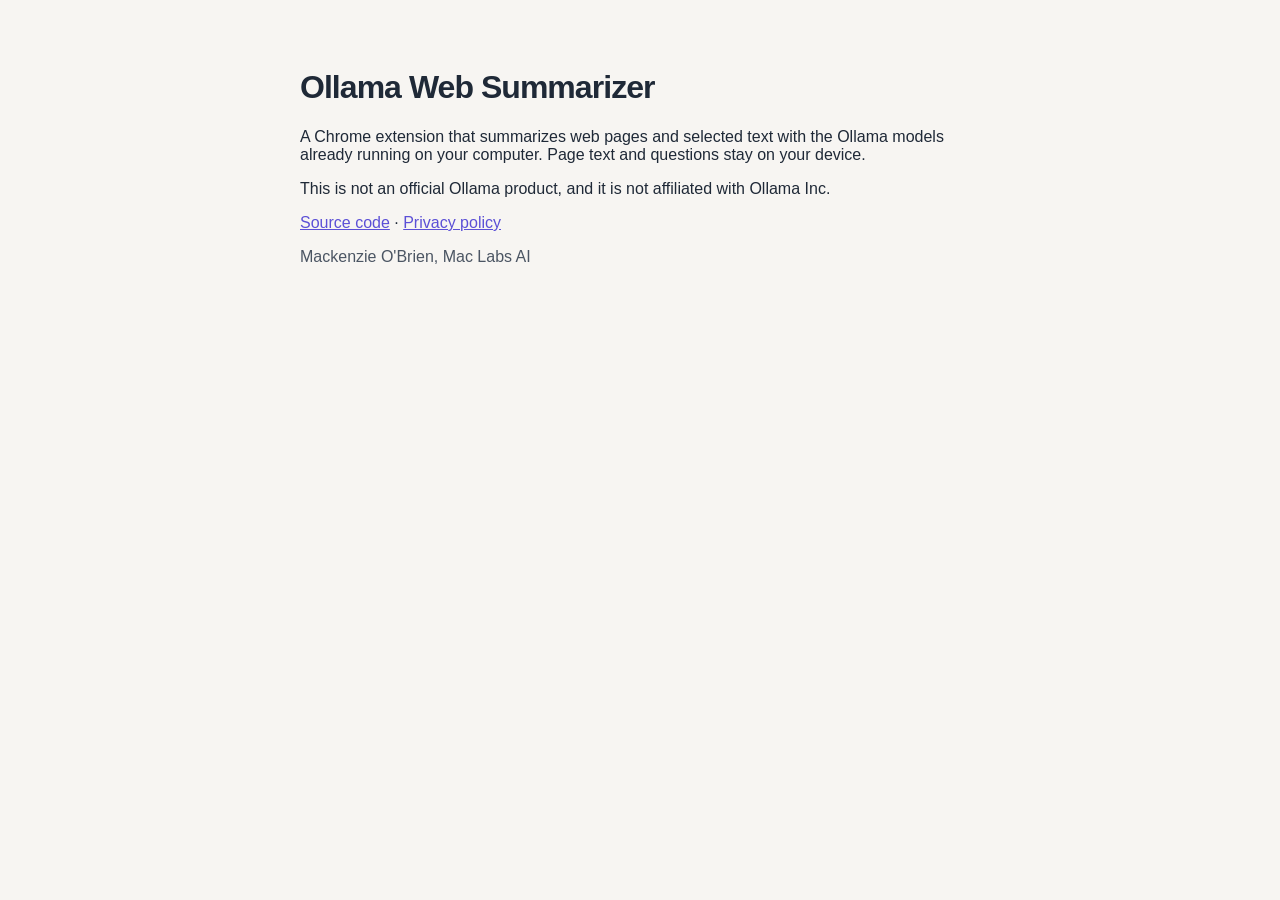
<file: docs/index.html>
<!DOCTYPE html>
<html lang="en">
<head>
  <meta charset="UTF-8">
  <meta name="viewport" content="width=device-width, initial-scale=1">
  <title>Ollama Web Summarizer</title>
  <style>
    body { margin: 0; font-family: "Helvetica Neue", Helvetica, Arial, sans-serif; background: #f7f5f2; color: #1f2937; }
    main { max-width: 680px; margin: 0 auto; padding: 48px 24px 80px; }
    h1 { font-size: 2rem; letter-spacing: -0.03em; }
    a { color: #5b4fd6; }
    .muted { color: #4b5563; }
  </style>
</head>
<body>
  <main>
    <h1>Ollama Web Summarizer</h1>
    <p>A Chrome extension that summarizes web pages and selected text with the Ollama models already running on your computer. Page text and questions stay on your device.</p>
    <p>This is not an official Ollama product, and it is not affiliated with Ollama Inc.</p>
    <p>
      <a href="https://github.com/mso-docs/Ollama-Web-Summarizer">Source code</a>
      ·
      <a href="privacy.html">Privacy policy</a>
    </p>
    <p class="muted">Mackenzie O'Brien, Mac Labs AI</p>
  </main>
</body>
</html>
</file>
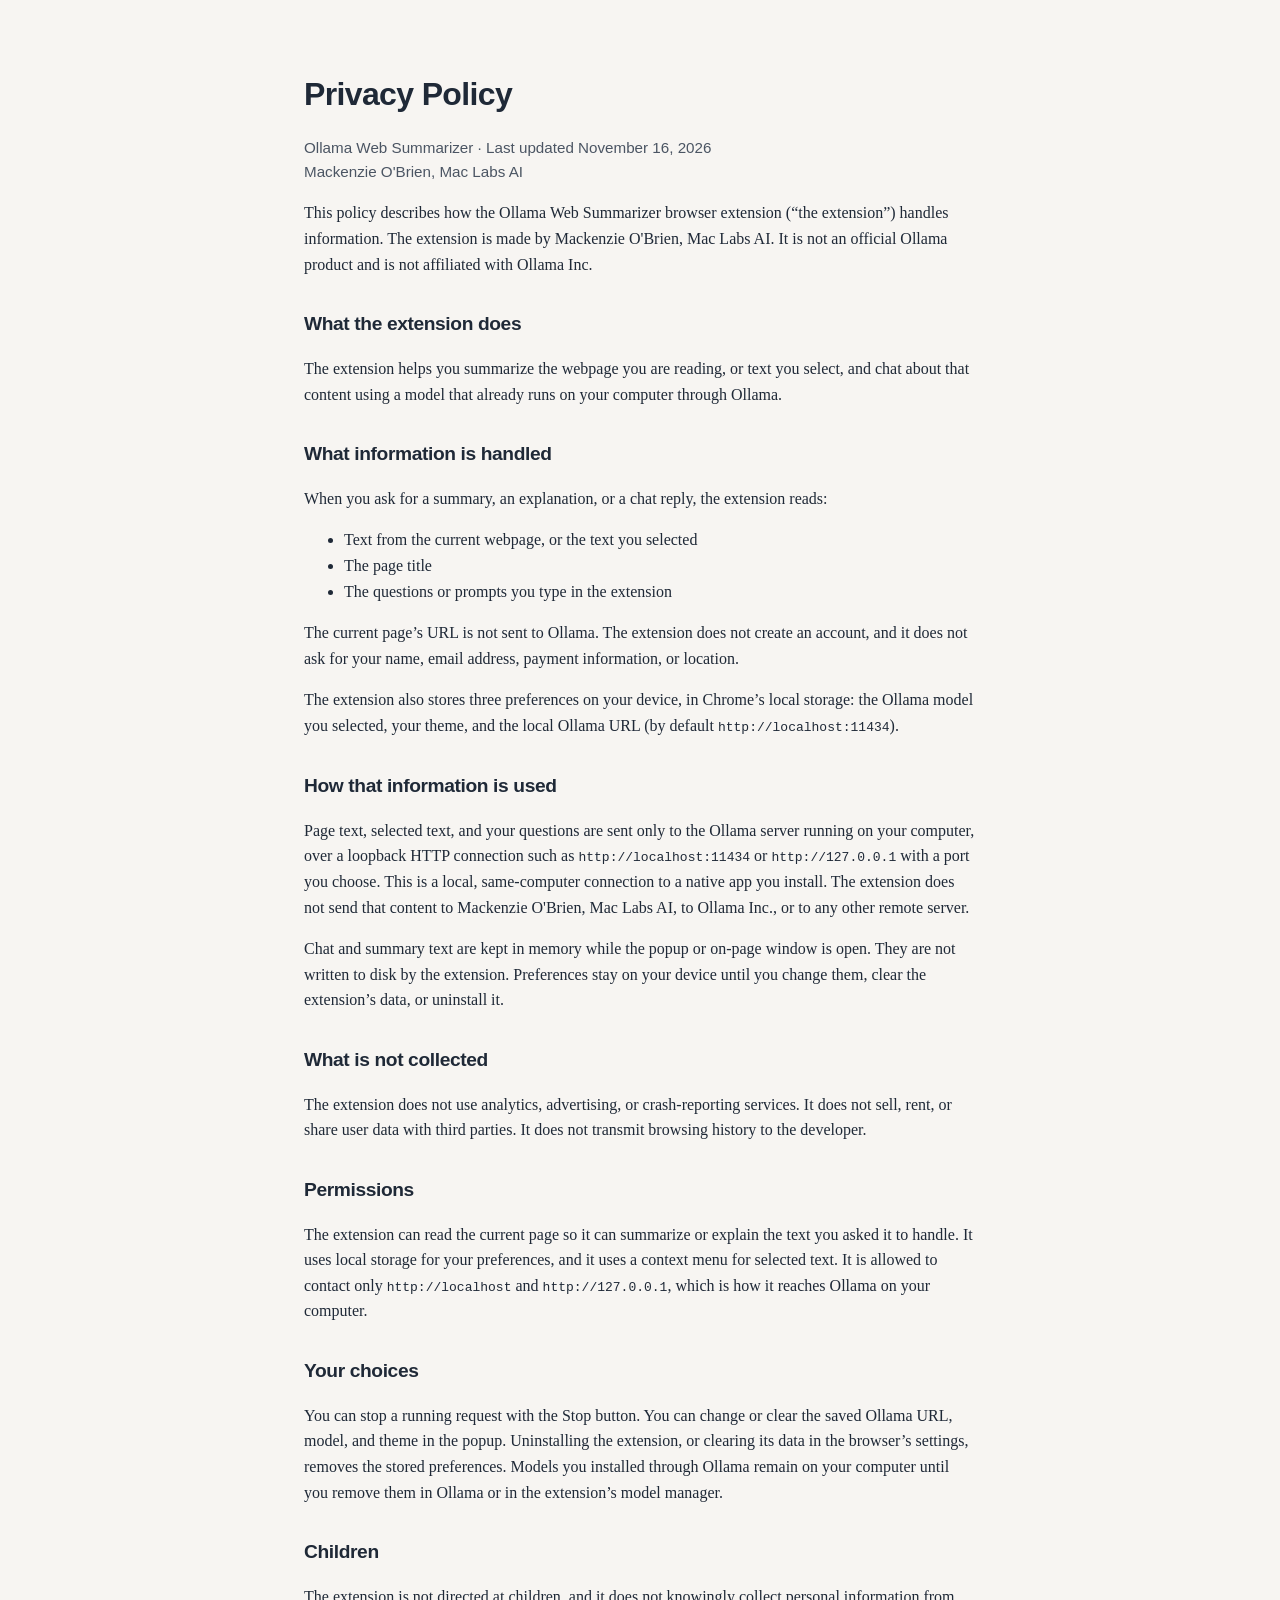
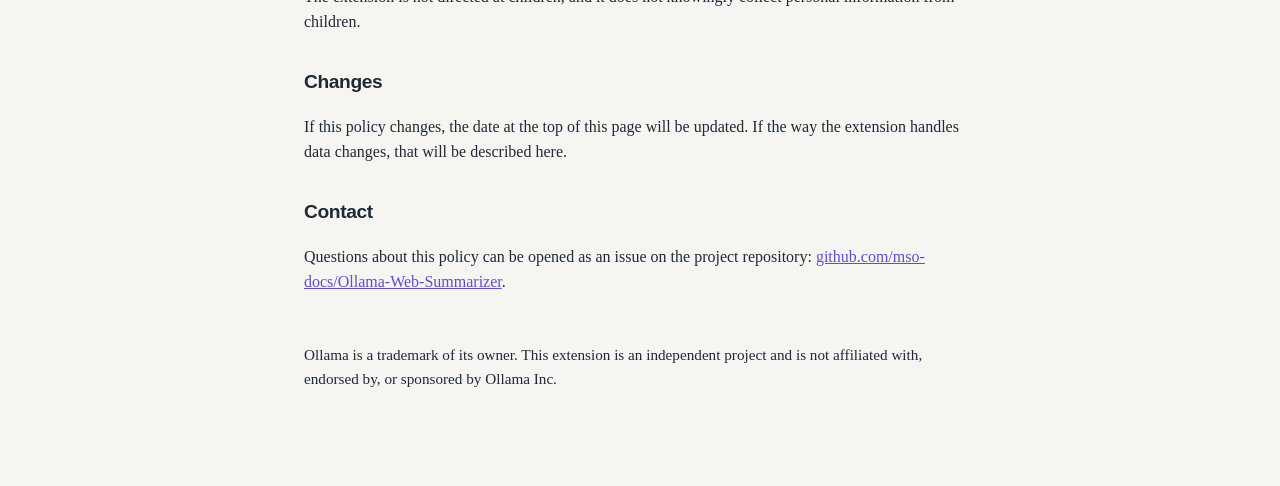
<file: docs/privacy.html>
<!DOCTYPE html>
<html lang="en">
<head>
  <meta charset="UTF-8">
  <meta name="viewport" content="width=device-width, initial-scale=1">
  <title>Privacy Policy — Ollama Web Summarizer</title>
  <style>
    :root { --text: #1f2937; --muted: #4b5563; --bg: #f7f5f2; --card: #fff; --accent: #5b4fd6; }
    * { box-sizing: border-box; }
    body {
      margin: 0;
      font-family: Georgia, "Times New Roman", serif;
      background: var(--bg);
      color: var(--text);
      line-height: 1.6;
    }
    main {
      max-width: 720px;
      margin: 0 auto;
      padding: 48px 24px 80px;
    }
    h1, h2 { font-family: "Helvetica Neue", Helvetica, Arial, sans-serif; letter-spacing: -0.02em; }
    h1 { font-size: 2rem; margin-bottom: 0.3rem; }
    h2 { font-size: 1.2rem; margin-top: 2rem; }
    p, li { color: var(--text); }
    .meta { color: var(--muted); font-family: "Helvetica Neue", Helvetica, Arial, sans-serif; font-size: 0.95rem; }
    a { color: var(--accent); }
    footer { margin-top: 3rem; color: var(--muted); font-size: 0.95rem; }
  </style>
</head>
<body>
  <main>
    <h1>Privacy Policy</h1>
    <p class="meta">Ollama Web Summarizer · Last updated November 16, 2026<br>
    Mackenzie O'Brien, Mac Labs AI</p>

    <p>This policy describes how the Ollama Web Summarizer browser extension (“the extension”) handles information. The extension is made by Mackenzie O'Brien, Mac Labs AI. It is not an official Ollama product and is not affiliated with Ollama Inc.</p>

    <h2>What the extension does</h2>
    <p>The extension helps you summarize the webpage you are reading, or text you select, and chat about that content using a model that already runs on your computer through Ollama.</p>

    <h2>What information is handled</h2>
    <p>When you ask for a summary, an explanation, or a chat reply, the extension reads:</p>
    <ul>
      <li>Text from the current webpage, or the text you selected</li>
      <li>The page title</li>
      <li>The questions or prompts you type in the extension</li>
    </ul>
    <p>The current page’s URL is not sent to Ollama. The extension does not create an account, and it does not ask for your name, email address, payment information, or location.</p>
    <p>The extension also stores three preferences on your device, in Chrome’s local storage: the Ollama model you selected, your theme, and the local Ollama URL (by default <code>http://localhost:11434</code>).</p>

    <h2>How that information is used</h2>
    <p>Page text, selected text, and your questions are sent only to the Ollama server running on your computer, over a loopback HTTP connection such as <code>http://localhost:11434</code> or <code>http://127.0.0.1</code> with a port you choose. This is a local, same-computer connection to a native app you install. The extension does not send that content to Mackenzie O'Brien, Mac Labs AI, to Ollama Inc., or to any other remote server.</p>
    <p>Chat and summary text are kept in memory while the popup or on-page window is open. They are not written to disk by the extension. Preferences stay on your device until you change them, clear the extension’s data, or uninstall it.</p>

    <h2>What is not collected</h2>
    <p>The extension does not use analytics, advertising, or crash-reporting services. It does not sell, rent, or share user data with third parties. It does not transmit browsing history to the developer.</p>

    <h2>Permissions</h2>
    <p>The extension can read the current page so it can summarize or explain the text you asked it to handle. It uses local storage for your preferences, and it uses a context menu for selected text. It is allowed to contact only <code>http://localhost</code> and <code>http://127.0.0.1</code>, which is how it reaches Ollama on your computer.</p>

    <h2>Your choices</h2>
    <p>You can stop a running request with the Stop button. You can change or clear the saved Ollama URL, model, and theme in the popup. Uninstalling the extension, or clearing its data in the browser’s settings, removes the stored preferences. Models you installed through Ollama remain on your computer until you remove them in Ollama or in the extension’s model manager.</p>

    <h2>Children</h2>
    <p>The extension is not directed at children, and it does not knowingly collect personal information from children.</p>

    <h2>Changes</h2>
    <p>If this policy changes, the date at the top of this page will be updated. If the way the extension handles data changes, that will be described here.</p>

    <h2>Contact</h2>
    <p>Questions about this policy can be opened as an issue on the project repository: <a href="https://github.com/mso-docs/Ollama-Web-Summarizer">github.com/mso-docs/Ollama-Web-Summarizer</a>.</p>

    <footer>
      <p>Ollama is a trademark of its owner. This extension is an independent project and is not affiliated with, endorsed by, or sponsored by Ollama Inc.</p>
    </footer>
  </main>
</body>
</html>
</file>
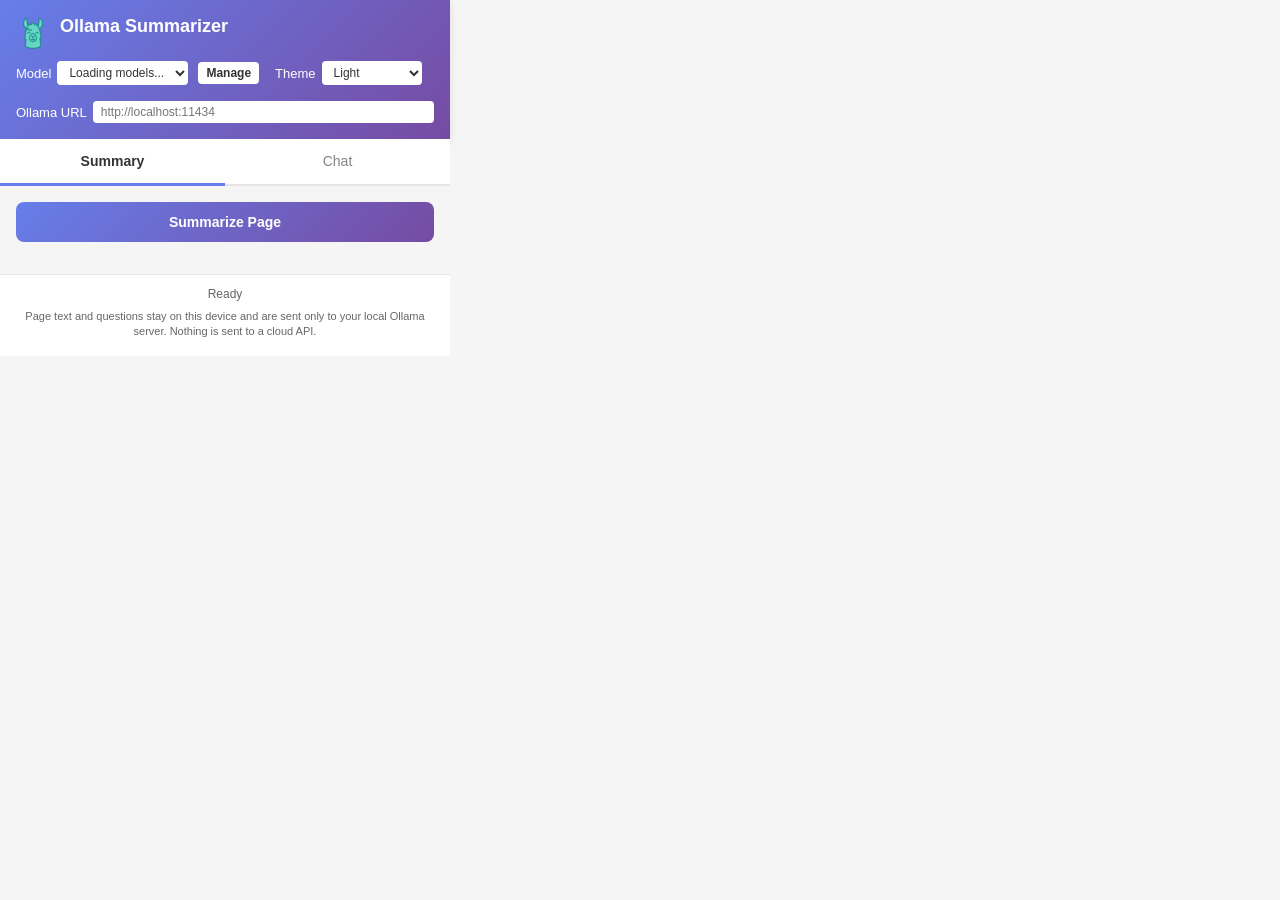
<file: src/popup.html>
<!DOCTYPE html>
<html lang="en">
<head>
  <meta charset="UTF-8">
  <meta name="viewport" content="width=device-width, initial-scale=1.0">
  <title>Ollama Web Summarizer</title>
  <link rel="stylesheet" href="popup.css">
</head>
<body>
  <div class="container">
    <header>
      <div class="header-content">
        <img src="../icons/llama-chat.png" alt="" class="header-icon" width="32" height="32">
        <h1>Ollama Summarizer</h1>
      </div>
      <div class="settings">
        <div class="setting-group">
          <label for="modelSelect">Model</label>
          <select id="modelSelect" aria-label="Ollama model">
            <option value="">Loading models...</option>
          </select>
          <button id="manageModelsBtn" class="manage-models-btn" type="button" title="Manage models" aria-haspopup="dialog" aria-controls="modelManagerModal">Manage</button>
        </div>
        <div class="setting-group">
          <label for="themeSelect">Theme</label>
          <select id="themeSelect" aria-label="Color theme">
            <option value="light">Light</option>
            <option value="dark">Dark</option>
            <option value="purple-light">Purple</option>
            <option value="purple-dark">Purple Dark</option>
            <option value="blue-light">Blue</option>
            <option value="blue-dark">Blue Dark</option>
            <option value="green-light">Green</option>
            <option value="green-dark">Green Dark</option>
            <option value="teal-light">Teal</option>
            <option value="teal-dark">Teal Dark</option>
            <option value="red-light">Red</option>
            <option value="red-dark">Red Dark</option>
          </select>
        </div>
        <div class="setting-group url-group">
          <label for="ollamaUrlInput">Ollama URL</label>
          <input id="ollamaUrlInput" type="text" spellcheck="false" autocomplete="off" inputmode="url" placeholder="http://localhost:11434">
        </div>
      </div>
    </header>

    <main>
      <div class="tabs" role="tablist" aria-label="Summarizer views">
        <button class="tab-btn active" data-tab="summary" type="button" role="tab" aria-selected="true" aria-controls="summaryTab" id="tab-summary">Summary</button>
        <button class="tab-btn" data-tab="chat" type="button" role="tab" aria-selected="false" aria-controls="chatTab" id="tab-chat">Chat</button>
      </div>

      <div class="tab-content active" id="summaryTab" role="tabpanel" aria-labelledby="tab-summary">
        <div class="action-section">
          <button id="summarizeBtn" class="primary-btn" type="button">Summarize Page</button>
          <button id="cancelSummaryBtn" class="secondary-btn hidden" type="button">Stop</button>
        </div>

        <div id="summarySection" class="hidden">
          <div id="summaryContent" class="content-box" aria-live="polite"></div>
        </div>

        <div id="loadingIndicator" class="loading hidden" role="status">
          <div class="spinner" aria-hidden="true"></div>
          <span>I'm thinking...</span>
        </div>

        <div id="errorMessage" class="error hidden" role="alert"></div>
      </div>

      <div class="tab-content" id="chatTab" role="tabpanel" aria-labelledby="tab-chat">
        <div id="chatSection">
          <div id="chatMessages" class="chat-messages" aria-live="polite">
            <div class="chat-welcome">
              <div class="chat-welcome-icon" aria-hidden="true">💬</div>
              <h3>Chat with your local model</h3>
              <p>Ask questions about this page. Your questions stay on this device.</p>
            </div>
          </div>
          <div class="chat-input-container">
            <label for="chatInput" class="sr-only">Message</label>
            <input type="text" id="chatInput" placeholder="Ask anything about this page..." />
            <button id="sendBtn" class="send-btn" type="button">Send</button>
            <button id="cancelChatBtn" class="secondary-btn hidden" type="button">Stop</button>
          </div>
        </div>

        <div id="chatLoadingIndicator" class="loading hidden" role="status">
          <div class="spinner" aria-hidden="true"></div>
          <span>I'm thinking...</span>
        </div>

        <div id="chatErrorMessage" class="error hidden" role="alert"></div>
      </div>
    </main>

    <footer>
      <p class="status" id="statusText" role="status">Ready</p>
      <p class="privacy-note">Page text and questions stay on this device and are sent only to your local Ollama server. Nothing is sent to a cloud API.</p>
    </footer>
  </div>

  <div id="modelManagerModal" class="modal hidden" role="dialog" aria-modal="true" aria-labelledby="modelManagerTitle">
    <div class="modal-content">
      <div class="modal-header">
        <h2 id="modelManagerTitle">Model Manager</h2>
        <button id="closeModalBtn" class="close-btn" type="button" aria-label="Close model manager">×</button>
      </div>
      <div class="modal-body">
        <div class="installed-models-section">
          <h3>Installed Models</h3>
          <div id="installedModelsList" class="models-list">
            <div class="loading-models">Loading...</div>
          </div>
        </div>

        <div class="available-models-section">
          <h3>Popular Models</h3>
          <p class="section-desc">Click to install a model on this computer.</p>
          <div class="models-grid">
            <div class="model-card" data-model="llama3.2">
              <div class="model-info">
                <strong>Llama 3.2</strong>
                <span class="model-size">2GB</span>
              </div>
              <p>Fast, lightweight, great for most tasks</p>
              <button class="install-btn" type="button">Install</button>
              <div class="progress-bar hidden">
                <div class="progress-fill"></div>
                <span class="progress-text">0%</span>
              </div>
            </div>
            <div class="model-card" data-model="llama3.2:1b">
              <div class="model-info">
                <strong>Llama 3.2 (1B)</strong>
                <span class="model-size">1.3GB</span>
              </div>
              <p>Ultra-fast, smallest model</p>
              <button class="install-btn" type="button">Install</button>
              <div class="progress-bar hidden">
                <div class="progress-fill"></div>
                <span class="progress-text">0%</span>
              </div>
            </div>
            <div class="model-card" data-model="qwen2.5:3b">
              <div class="model-info">
                <strong>Qwen 2.5 (3B)</strong>
                <span class="model-size">2GB</span>
              </div>
              <p>Fast and accurate</p>
              <button class="install-btn" type="button">Install</button>
              <div class="progress-bar hidden">
                <div class="progress-fill"></div>
                <span class="progress-text">0%</span>
              </div>
            </div>
            <div class="model-card" data-model="phi3.5">
              <div class="model-info">
                <strong>Phi 3.5</strong>
                <span class="model-size">2.2GB</span>
              </div>
              <p>Microsoft model, very capable</p>
              <button class="install-btn" type="button">Install</button>
              <div class="progress-bar hidden">
                <div class="progress-fill"></div>
                <span class="progress-text">0%</span>
              </div>
            </div>
            <div class="model-card" data-model="mistral">
              <div class="model-info">
                <strong>Mistral</strong>
                <span class="model-size">4.1GB</span>
              </div>
              <p>Balanced performance and quality</p>
              <button class="install-btn" type="button">Install</button>
              <div class="progress-bar hidden">
                <div class="progress-fill"></div>
                <span class="progress-text">0%</span>
              </div>
            </div>
            <div class="model-card" data-model="gemma2:2b">
              <div class="model-info">
                <strong>Gemma 2 (2B)</strong>
                <span class="model-size">1.6GB</span>
              </div>
              <p>Google model, compact and fast</p>
              <button class="install-btn" type="button">Install</button>
              <div class="progress-bar hidden">
                <div class="progress-fill"></div>
                <span class="progress-text">0%</span>
              </div>
            </div>
          </div>
        </div>

        <div class="custom-model-section">
          <h3>Install Custom Model</h3>
          <div class="custom-input-group">
            <label for="customModelInput" class="sr-only">Custom model name</label>
            <input type="text" id="customModelInput" placeholder="e.g., deepseek-r1:8b">
            <button id="installCustomBtn" class="install-btn" type="button">Install</button>
          </div>
          <div id="customProgressBar" class="progress-bar hidden">
            <div class="progress-fill"></div>
            <span class="progress-text">0%</span>
          </div>
        </div>
      </div>
    </div>
  </div>

  <script src="shared.js"></script>
  <script src="popup.js"></script>
</body>
</html>
</file>
<file: src/popup.css>
:root {
  --primary-color: #667eea;
  --secondary-color: #764ba2;
  --bg-color: #f5f5f5;
  --text-color: #333;
  --card-bg: white;
  --tab-bg: #e9d5ff;
}

* {
  margin: 0;
  padding: 0;
  box-sizing: border-box;
}

body {
  font-family: -apple-system, BlinkMacSystemFont, 'Segoe UI', Roboto, Oxygen, Ubuntu, Cantarell, sans-serif;
  background: var(--bg-color);
  color: var(--text-color);
  width: 450px;
  min-height: 500px;
  transition: background 0.3s, color 0.3s;
}

.container {
  display: flex;
  flex-direction: column;
  height: 100%;
}

header {
  background: linear-gradient(135deg, var(--primary-color) 0%, var(--secondary-color) 100%);
  color: white;
  padding: 16px;
  box-shadow: 0 2px 8px rgba(0, 0, 0, 0.1);
}

header h1 {
  font-size: 18px;
  font-weight: 600;
  margin-bottom: 12px;
}

.header-content {
  display: flex;
  align-items: center;
  gap: 12px;
  margin-bottom: 12px;
}

.header-icon {
  width: 32px;
  height: 32px;
  object-fit: contain;
}

.settings {
  display: flex;
  align-items: center;
  gap: 16px;
  font-size: 13px;
  flex-wrap: wrap;
}

.setting-group {
  display: flex;
  align-items: center;
  gap: 6px;
}

.settings label {
  font-weight: 500;
  white-space: nowrap;
}

#modelSelect,
#themeSelect {
  padding: 4px 8px;
  border-radius: 4px;
  border: none;
  background: white;
  color: #333;
  font-size: 12px;
  cursor: pointer;
  transition: all 0.2s;
}

#modelSelect:hover,
#themeSelect:hover {
  box-shadow: 0 2px 4px rgba(0, 0, 0, 0.1);
}

main {
  flex: 1;
  overflow-y: auto;
  max-height: 550px;
}

.tabs {
  display: flex;
  border-bottom: 2px solid rgba(128, 128, 128, 0.2);
  background: var(--card-bg);
}

.tab-btn {
  flex: 1;
  padding: 14px 16px;
  background: transparent;
  border: none;
  font-size: 14px;
  font-weight: 500;
  color: var(--text-color);
  opacity: 0.6;
  cursor: pointer;
  transition: all 0.2s;
  border-bottom: 3px solid transparent;
  margin-bottom: -2px;
}

.tab-btn:hover {
  opacity: 0.8;
}

.tab-btn.active {
  color: var(--text-color);
  border-bottom-color: var(--primary-color);
  opacity: 1;
  font-weight: 600;
}

.tab-content {
  display: none;
  padding: 16px;
  animation: tabFadeIn 0.3s ease-in;
}

.tab-content.active {
  display: block;
}

@keyframes tabFadeIn {
  from {
    opacity: 0;
    transform: translateY(-10px);
  }
  to {
    opacity: 1;
    transform: translateY(0);
  }
}

.action-section {
  margin-bottom: 16px;
}

.primary-btn {
  width: 100%;
  padding: 12px;
  background: linear-gradient(135deg, var(--primary-color) 0%, var(--secondary-color) 100%);
  color: white;
  border: none;
  border-radius: 8px;
  font-size: 14px;
  font-weight: 600;
  cursor: pointer;
  transition: transform 0.2s, box-shadow 0.2s;
}

.primary-btn:hover {
  transform: translateY(-2px);
  box-shadow: 0 4px 12px rgba(var(--primary-color), 0.4);
}

.primary-btn:active {
  transform: translateY(0);
}

h3 {
  font-size: 14px;
  font-weight: 600;
  color: #333;
  margin-bottom: 8px;
  margin-top: 0;
}

.content-box {
  background: var(--card-bg);
  padding: 12px;
  border-radius: 8px;
  border: 1px solid rgba(0, 0, 0, 0.1);
  font-size: 13px;
  line-height: 1.6;
  color: var(--text-color);
  white-space: pre-wrap;
  word-wrap: break-word;
  max-height: 200px;
  overflow-y: auto;
}

body.dark-mode .content-box {
  border-color: rgba(255, 255, 255, 0.1);
}

.chat-messages {
  background: var(--card-bg);
  border: 1px solid rgba(0, 0, 0, 0.1);
  border-radius: 8px;
  padding: 12px;
  min-height: 200px;
  max-height: 350px;
  overflow-y: auto;
  margin-bottom: 12px;
  display: flex;
  flex-direction: column;
}

body.dark-mode .chat-messages {
  border-color: rgba(255, 255, 255, 0.1);
}

.chat-welcome {
  display: flex;
  flex-direction: column;
  align-items: center;
  justify-content: center;
  flex: 1;
  text-align: center;
  padding: 40px 20px;
  color: #666;
}

.chat-welcome-icon {
  font-size: 48px;
  margin-bottom: 16px;
  animation: float 3s ease-in-out infinite;
}

@keyframes float {
  0%, 100% {
    transform: translateY(0);
  }
  50% {
    transform: translateY(-10px);
  }
}

.chat-welcome h3 {
  font-size: 18px;
  color: #333;
  margin-bottom: 8px;
}

.chat-welcome p {
  font-size: 14px;
  color: #888;
  margin: 0;
}

.chat-message {
  margin-bottom: 12px;
  padding: 8px;
  border-radius: 6px;
}

.chat-message.user {
  background: #e3f2fd;
  margin-left: 20px;
}

.chat-message.assistant {
  background: #f5f5f5;
  margin-right: 20px;
}

.message-label {
  font-size: 11px;
  font-weight: 600;
  color: #666;
  margin-bottom: 4px;
  text-transform: uppercase;
  letter-spacing: 0.5px;
}

.message-content {
  font-size: 13px;
  line-height: 1.5;
  color: #333;
  white-space: pre-wrap;
  word-wrap: break-word;
}

.message-content a,
.content-box a,
.chat-link {
  color: var(--primary-color);
  text-decoration: underline;
  cursor: pointer;
  transition: color 0.2s;
}

.message-content a:hover,
.content-box a:hover,
.chat-link:hover {
  color: var(--secondary-color);
  text-decoration: underline;
}

.message-content strong,
.content-box strong {
  font-weight: 600;
  color: #222;
}

.message-content em,
.content-box em {
  font-style: italic;
}

.message-content code,
.content-box code {
  background: #f5f5f5;
  padding: 2px 6px;
  border-radius: 3px;
  font-family: 'Courier New', Consolas, monospace;
  font-size: 12px;
  color: #d63384;
}

.message-content ul,
.content-box ul {
  margin: 8px 0;
  padding-left: 20px;
}

.message-content li,
.content-box li {
  margin: 4px 0;
}

.message-content br + br,
.content-box br + br {
  display: block;
  content: "";
  margin-top: 8px;
}

.chat-input-container {
  display: flex;
  gap: 8px;
}

#chatInput {
  flex: 1;
  padding: 10px;
  border: 1px solid rgba(0, 0, 0, 0.2);
  border-radius: 6px;
  font-size: 13px;
  font-family: inherit;
  background: var(--card-bg);
  color: var(--text-color);
}

body.dark-mode #chatInput {
  border-color: rgba(255, 255, 255, 0.2);
}

#chatInput:focus {
  outline: none;
  border-color: var(--primary-color);
}

.send-btn {
  padding: 10px 20px;
  background: var(--primary-color);
  color: white;
  border: none;
  border-radius: 6px;
  font-size: 13px;
  font-weight: 600;
  cursor: pointer;
  transition: background 0.2s;
}

.send-btn:hover {
  background: var(--secondary-color);
}

.loading {
  display: flex;
  align-items: center;
  justify-content: center;
  gap: 12px;
  padding: 16px;
  background: #fff3cd;
  border: 1px solid #ffc107;
  border-radius: 8px;
  margin-top: 16px;
  font-size: 13px;
  color: #856404;
}

.spinner {
  width: 16px;
  height: 16px;
  border: 2px solid #ffc107;
  border-top-color: transparent;
  border-radius: 50%;
  animation: spin 0.8s linear infinite;
}

@keyframes spin {
  to { transform: rotate(360deg); }
}

.error {
  padding: 12px;
  background: #f8d7da;
  border: 1px solid #f5c6cb;
  border-radius: 8px;
  color: #721c24;
  font-size: 13px;
  margin-top: 16px;
}

.hidden {
  display: none !important;
}

footer {
  padding: 12px 16px;
  background: var(--card-bg);
  border-top: 1px solid rgba(0, 0, 0, 0.1);
}

body.dark-mode footer {
  border-top-color: rgba(255, 255, 255, 0.1);
}

.status {
  font-size: 12px;
  color: #666;
  text-align: center;
}

/* Scrollbar styling */
::-webkit-scrollbar {
  width: 8px;
}

::-webkit-scrollbar-track {
  background: #f1f1f1;
  border-radius: 4px;
}

::-webkit-scrollbar-thumb {
  background: #888;
  border-radius: 4px;
}

::-webkit-scrollbar-thumb:hover {
  background: #555;
}

/* Manage Models Button */
.manage-models-btn {
  padding: 4px 8px;
  background: white;
  border: none;
  border-radius: 4px;
  cursor: pointer;
  font-size: 14px;
  transition: all 0.2s;
  margin-left: 4px;
}

.manage-models-btn:hover {
  background: rgba(255, 255, 255, 0.9);
  transform: scale(1.1);
}

/* Modal */
.modal {
  position: fixed;
  top: 0;
  left: 0;
  width: 100%;
  height: 100%;
  background: rgba(0, 0, 0, 0.7);
  display: flex;
  align-items: center;
  justify-content: center;
  z-index: 1000;
  animation: fadeIn 0.2s;
}

.modal.hidden {
  display: none;
}

.modal-content {
  background: var(--card-bg);
  border-radius: 12px;
  width: 90%;
  max-width: 600px;
  max-height: 80vh;
  overflow: hidden;
  display: flex;
  flex-direction: column;
  box-shadow: 0 10px 40px rgba(0, 0, 0, 0.3);
  animation: slideUp 0.3s;
}

@keyframes fadeIn {
  from { opacity: 0; }
  to { opacity: 1; }
}

@keyframes slideUp {
  from { transform: translateY(20px); opacity: 0; }
  to { transform: translateY(0); opacity: 1; }
}

.modal-header {
  background: linear-gradient(135deg, var(--primary-color) 0%, var(--secondary-color) 100%);
  color: white;
  padding: 20px;
  display: flex;
  justify-content: space-between;
  align-items: center;
}

.modal-header h2 {
  font-size: 20px;
  font-weight: 600;
}

.close-btn {
  background: rgba(255, 255, 255, 0.2);
  border: none;
  color: white;
  font-size: 28px;
  width: 36px;
  height: 36px;
  border-radius: 50%;
  cursor: pointer;
  display: flex;
  align-items: center;
  justify-content: center;
  transition: all 0.2s;
  line-height: 1;
}

.close-btn:hover {
  background: rgba(255, 255, 255, 0.3);
  transform: rotate(90deg);
}

.modal-body {
  padding: 20px;
  overflow-y: auto;
  flex: 1;
}

.installed-models-section,
.available-models-section,
.custom-model-section {
  margin-bottom: 24px;
}

.modal-body h3 {
  font-size: 16px;
  margin-bottom: 12px;
  color: var(--text-color);
}

.section-desc {
  font-size: 13px;
  color: #666;
  margin-bottom: 12px;
}

.models-list {
  display: flex;
  flex-direction: column;
  gap: 8px;
}

.loading-models {
  padding: 16px;
  text-align: center;
  color: #666;
  font-size: 14px;
}

.installed-model-item {
  display: flex;
  justify-content: space-between;
  align-items: center;
  padding: 12px;
  background: var(--bg-color);
  border-radius: 8px;
  border: 1px solid rgba(0, 0, 0, 0.1);
}

.installed-model-item .model-name {
  font-weight: 500;
  color: var(--text-color);
}

.installed-model-item .model-size {
  font-size: 12px;
  color: #666;
  margin-left: 8px;
}

.delete-btn {
  background: #ef4444;
  color: white;
  border: none;
  padding: 6px 12px;
  border-radius: 6px;
  cursor: pointer;
  font-size: 12px;
  transition: all 0.2s;
}

.delete-btn:hover {
  background: #dc2626;
}

.models-grid {
  display: grid;
  grid-template-columns: repeat(auto-fill, minmax(160px, 1fr));
  gap: 12px;
}

.model-card {
  background: var(--bg-color);
  border: 1px solid rgba(0, 0, 0, 0.1);
  border-radius: 8px;
  padding: 12px;
  transition: all 0.2s;
  cursor: pointer;
  display: flex;
  flex-direction: column;
  min-height: 160px;
}

.model-card:hover {
  border-color: var(--primary-color);
  box-shadow: 0 4px 12px rgba(0, 0, 0, 0.1);
}

.model-info {
  display: flex;
  justify-content: space-between;
  align-items: center;
  margin-bottom: 8px;
}

.model-info strong {
  font-size: 14px;
  color: var(--text-color);
}

.model-size {
  font-size: 11px;
  color: #666;
  background: rgba(0, 0, 0, 0.05);
  padding: 2px 6px;
  border-radius: 4px;
}

.model-card p {
  font-size: 12px;
  color: #666;
  margin-bottom: 10px;
  line-height: 1.4;
  flex: 1;
}

.install-btn {
  width: 100%;
  padding: 8px;
  background: linear-gradient(135deg, var(--primary-color) 0%, var(--secondary-color) 100%);
  color: white;
  border: none;
  border-radius: 6px;
  cursor: pointer;
  font-size: 12px;
  font-weight: 500;
  margin-top: auto;
  transition: all 0.2s;
}

.install-btn:hover {
  transform: translateY(-2px);
  box-shadow: 0 4px 12px rgba(0, 0, 0, 0.15);
}

.install-btn:disabled {
  background: #ccc;
  cursor: not-allowed;
  transform: none;
}

.install-btn.installed-btn {
  background: #676e6c !important;
  cursor: default !important;
  opacity: 0.9;
}

.install-btn.installed-btn:hover {
  transform: none;
  box-shadow: none;
}

.install-btn.installing {
  background: #f59e0b;
}

.custom-input-group {
  display: flex;
  gap: 8px;
}

.custom-input-group input {
  flex: 1;
  padding: 10px;
  border: 1px solid rgba(0, 0, 0, 0.2);
  border-radius: 6px;
  font-size: 14px;
  background: var(--bg-color);
  color: var(--text-color);
}

.custom-input-group input:focus {
  outline: none;
  border-color: var(--primary-color);
}

/* Progress Bar */
.progress-bar {
  margin-bottom: 8px;
  background: rgba(0, 0, 0, 0.1);
  border-radius: 8px;
  height: 24px;
  position: relative;
  overflow: hidden;
  order: -1;
}

.progress-bar.hidden {
  display: none;
}

.progress-fill {
  height: 100%;
  background: linear-gradient(90deg, var(--primary-color), var(--secondary-color));
  width: 0%;
  transition: width 0.3s ease;
  border-radius: 8px;
}

.progress-text {
  position: absolute;
  top: 50%;
  left: 50%;
  transform: translate(-50%, -50%);
  font-size: 11px;
  font-weight: 600;
  color: var(--text-color);
  z-index: 1;
}


/* Added for 1.0.1: URL field, privacy note, a11y, cancel, dark-mode fixes */

.url-group {
  flex: 1 1 100%;
}

#ollamaUrlInput {
  flex: 1;
  min-width: 180px;
  padding: 4px 8px;
  border-radius: 4px;
  border: none;
  background: white;
  color: #333;
  font-size: 12px;
}

#ollamaUrlInput:focus-visible,
#modelSelect:focus-visible,
#themeSelect:focus-visible,
#chatInput:focus-visible,
.primary-btn:focus-visible,
.send-btn:focus-visible,
.secondary-btn:focus-visible,
.tab-btn:focus-visible,
.manage-models-btn:focus-visible,
.close-btn:focus-visible,
.install-btn:focus-visible,
.delete-btn:focus-visible {
  outline: 2px solid #fff;
  outline-offset: 2px;
}

body.dark-mode #ollamaUrlInput,
body.dark-mode #modelSelect,
body.dark-mode #themeSelect {
  background: #111;
  color: #f3f4f6;
}

.action-section {
  display: flex;
  gap: 8px;
}

.action-section .primary-btn {
  flex: 1;
}

.secondary-btn {
  padding: 12px 16px;
  background: transparent;
  color: var(--text-color);
  border: 1px solid rgba(127, 127, 127, 0.4);
  border-radius: 8px;
  font-size: 14px;
  font-weight: 600;
  cursor: pointer;
}

.secondary-btn:hover {
  border-color: var(--primary-color);
}

.privacy-note {
  margin-top: 8px;
  font-size: 11px;
  line-height: 1.4;
  color: #666;
  text-align: center;
}

body.dark-mode .privacy-note,
body.dark-mode .status {
  color: #c4c4c4;
}

body.dark-mode .chat-welcome {
  color: #c4c4c4;
}

body.dark-mode .chat-welcome h3,
body.dark-mode h3 {
  color: var(--text-color);
}

body.dark-mode .chat-message.user {
  background: color-mix(in srgb, var(--primary-color) 22%, var(--card-bg));
}

body.dark-mode .chat-message.assistant {
  background: color-mix(in srgb, var(--text-color) 10%, var(--card-bg));
}

.chat-message.user,
.chat-message.assistant,
.message-content,
.message-label,
.content-box {
  color: var(--text-color);
}

body.dark-mode .message-content strong,
body.dark-mode .content-box strong {
  color: var(--text-color);
}

body.dark-mode .message-content code,
body.dark-mode .content-box code {
  background: rgba(255, 255, 255, 0.08);
  color: #f9a8d4;
}

.sr-only {
  position: absolute;
  width: 1px;
  height: 1px;
  padding: 0;
  margin: -1px;
  overflow: hidden;
  clip: rect(0, 0, 0, 0);
  white-space: nowrap;
  border: 0;
}

.manage-models-btn {
  font-size: 12px;
  font-weight: 600;
  color: #333;
}

.primary-btn:disabled,
.send-btn:disabled {
  opacity: 0.65;
  cursor: not-allowed;
  transform: none;
}

#modelSelect:disabled,
#ollamaUrlInput.invalid {
  outline: 2px solid #ef4444;
}

footer {
  padding-bottom: 16px;
}
</file>
